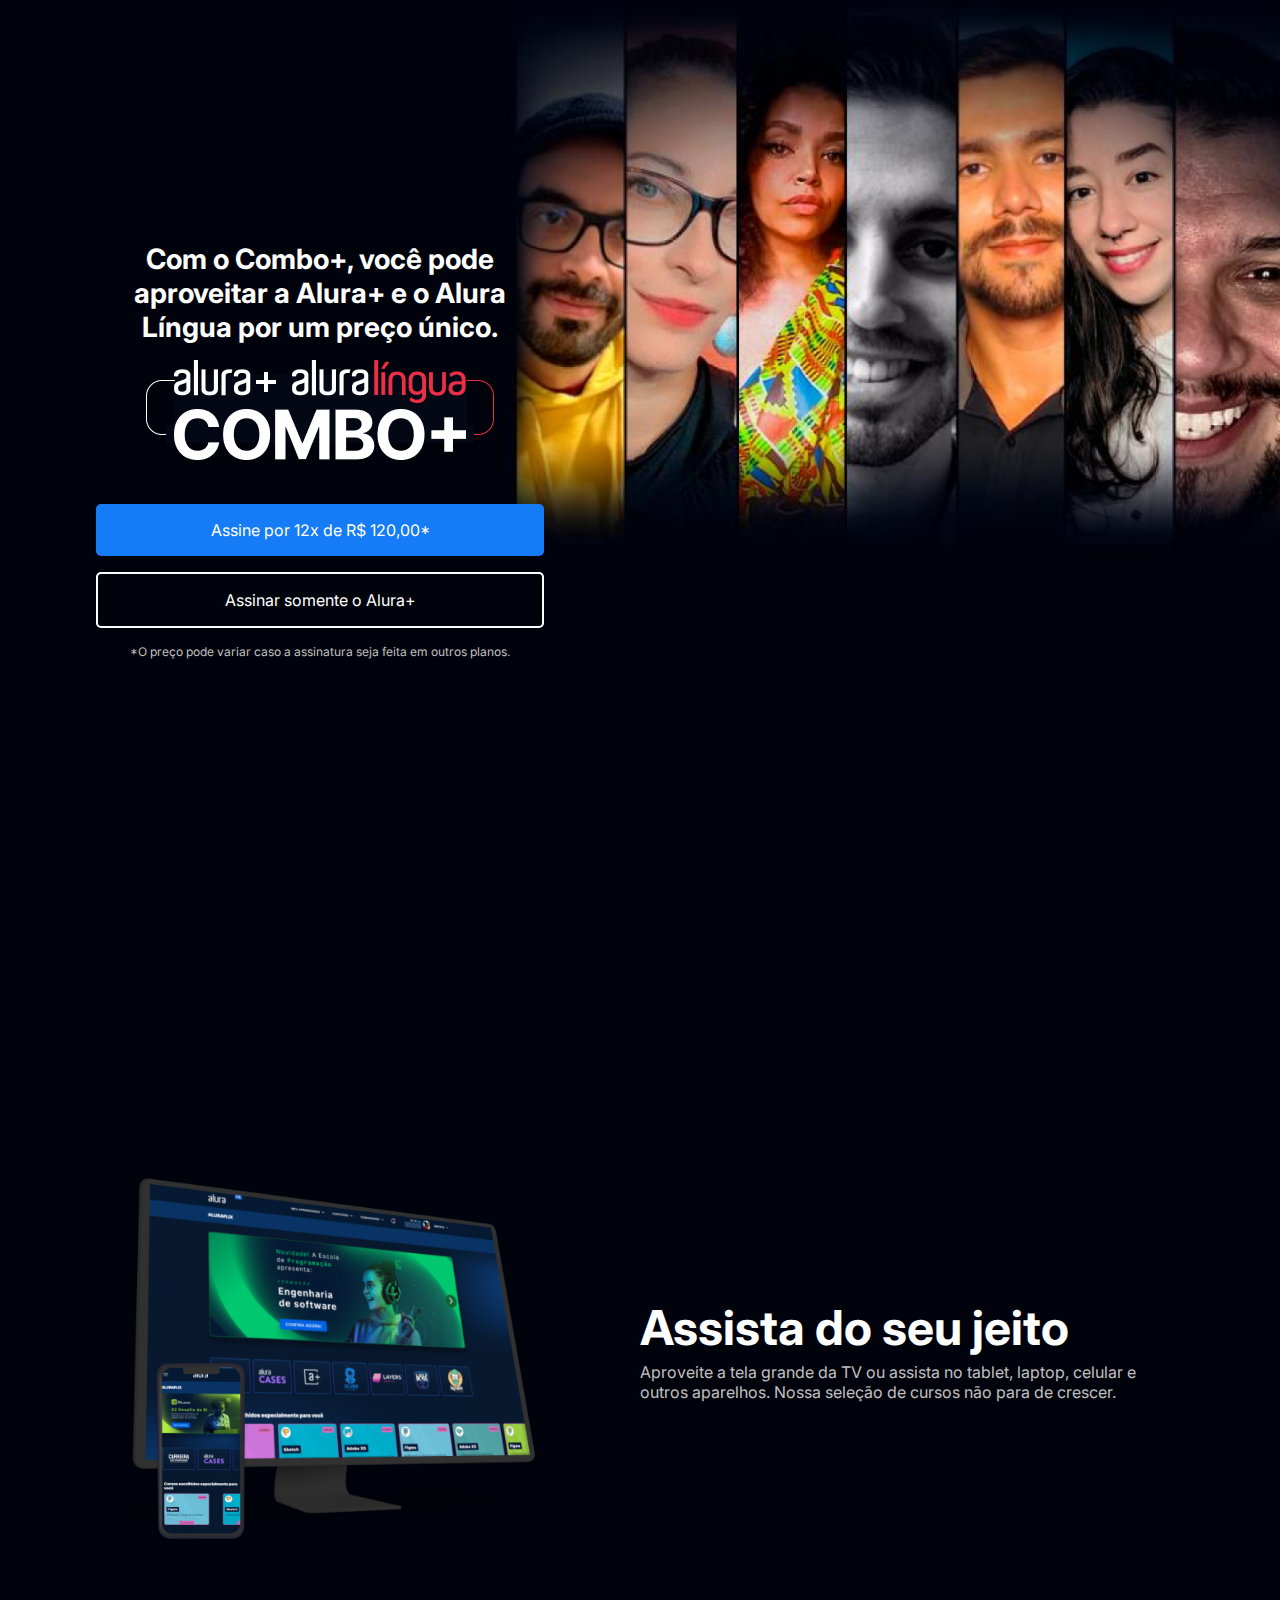
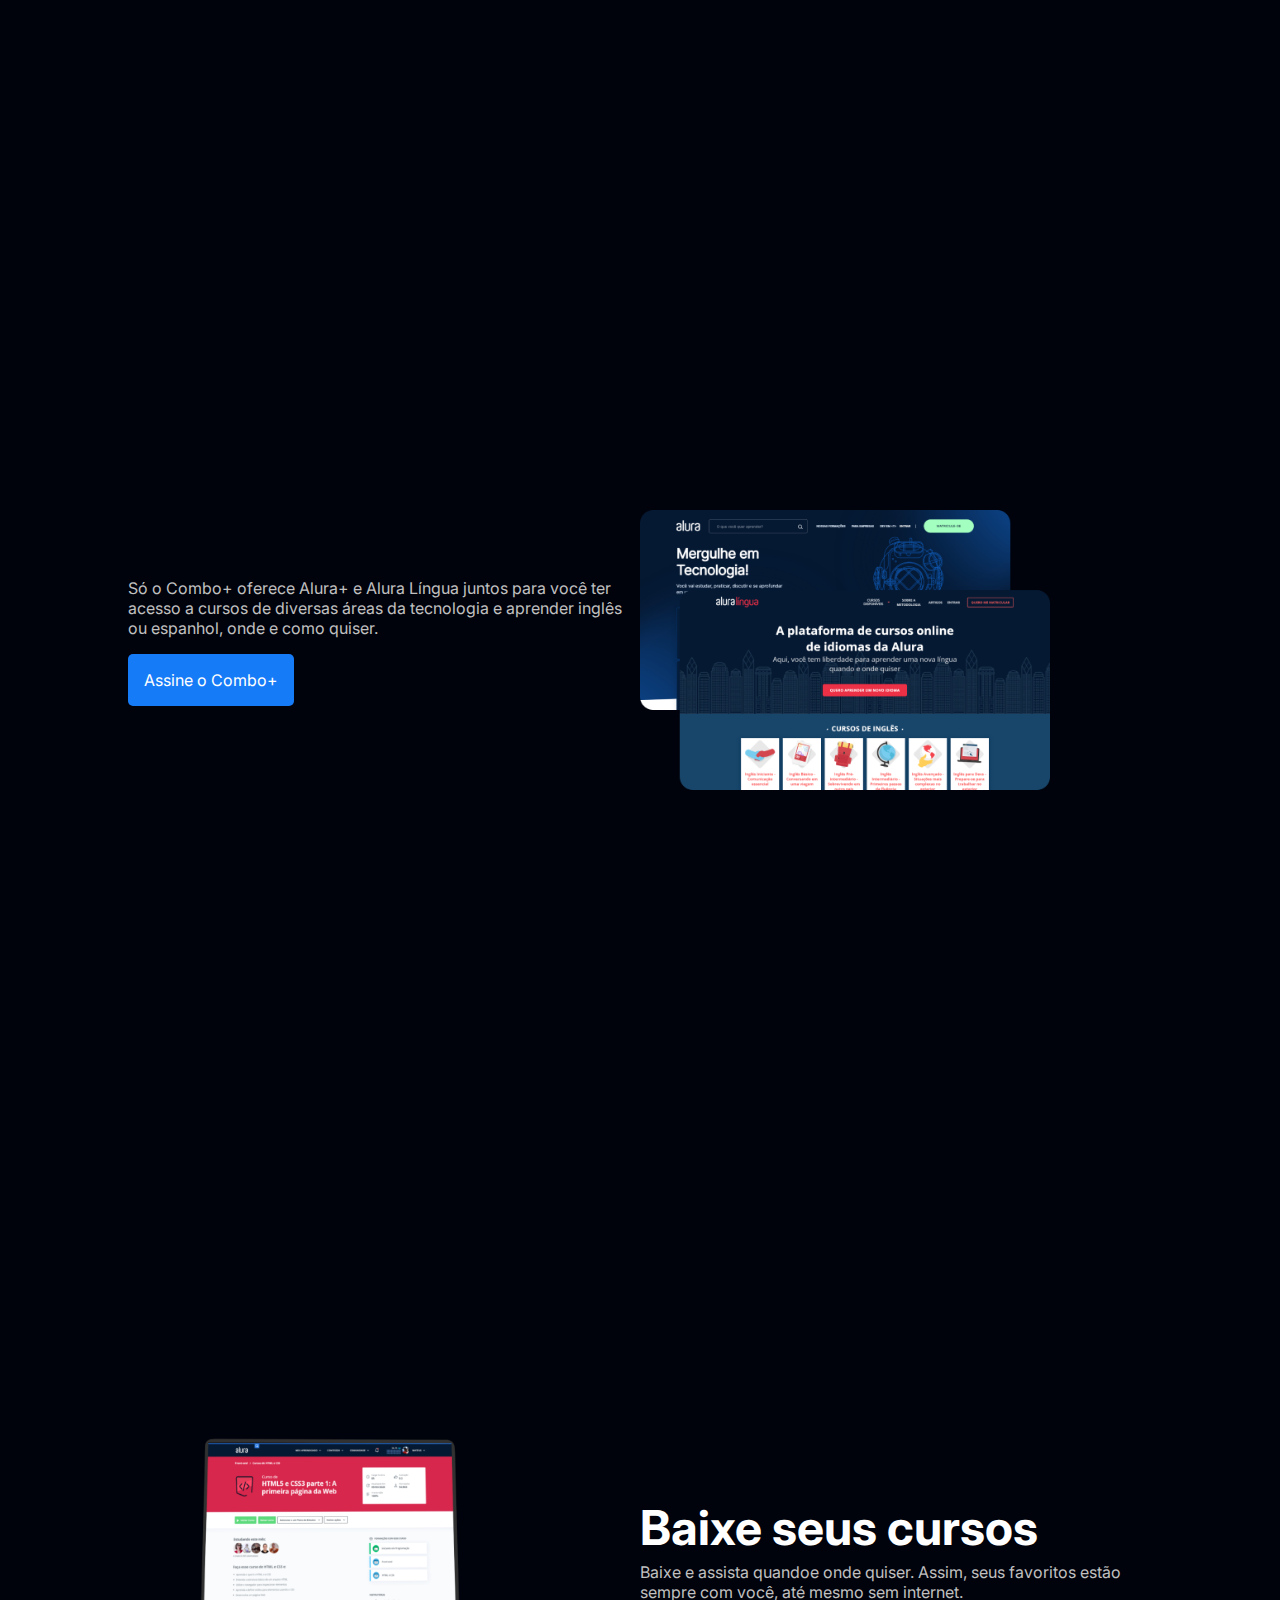
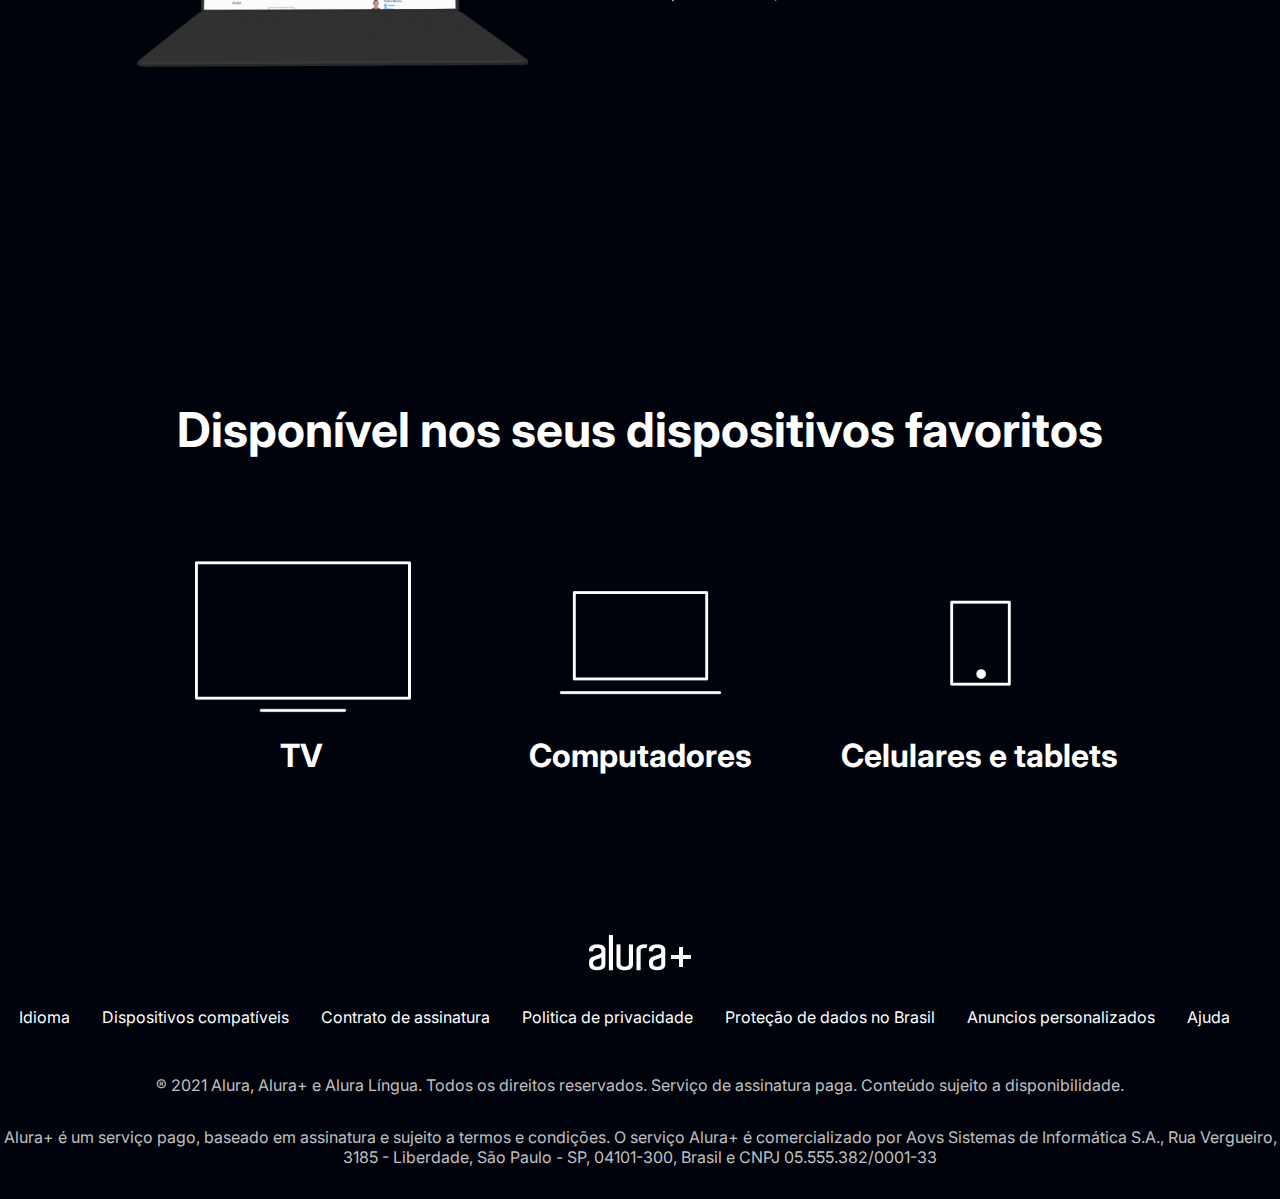
<file: index.html>
<!DOCTYPE html>
<html>
    <head>
        <title>Alura Plus</title>
        <meta charset="utf-8">
        <meta name="viewport" content="width=device-width, initial-scale=1">
        <link rel="stylesheet" href="style.css">
        <link rel="preconnect" href="https://fonts.googleapis.com">
        <link rel="preconnect" href="https://fonts.gstatic.com" crossorigin>
        <link href="https://fonts.googleapis.com/css2?family=Inter:ital,opsz,wght@0,14..32,100..900;1,14..32,100..900&display=swap" rel="stylesheet">
    </head>

    <body>
        <section class="container principal">
        <div class="container__caixa">
            <h1 class="container__titulo">Com o Combo+, você pode aproveitar a Alura+ e o Alura Língua por um preço único.</h1>
            <img src="img/Combo.png"class="container__imagem" alt="O combo plus+ é a junção do alura+ e o alura língua">
            <a href="www.alura.com.br" class="container__botao">Assine por 12x de R$ 120,00*</a>
            <a href="www.alura.com.br" class="container__botao botao_secundario">Assinar somente o Alura+</a>
            <p class="container__aviso">*O preço pode variar caso a assinatura seja feita em outros planos.</p>
        </div>
        </section>

        <section class="container secundario">
            <img src="./img/Plataformas.png" alt="Um monitor e um celular com o alura plus aberto" class="secundario__imagem"/>
            <div class="container__descricao">
                <h2 class="descricao__titulo">Assista do seu jeito</h2>
                <p class="descricao__texto">Aproveite a tela grande da TV ou assista no tablet, laptop, celular e outros aparelhos. Nossa seleção de cursos não para de crescer.</p>
            </div>
        </section>

        <section class="container secundario">
            <div class="container__descricao">
                <p class="descricao__texto">Só o Combo+ oferece Alura+ e Alura Língua juntos para você ter acesso a cursos de diversas áreas da tecnologia e aprender inglês ou espanhol, onde e como quiser.</p>
                <a href="www.alura.com.br" class="container__botao secundario__botao" container>Assine o Combo+</a>
            </div>
            <img src="img/Telas.png" alt="Tela do alura+ e alura língua" class="secundario__imagem">
        </section>

        <section class="container secundario">
            <img src="img/Notebook.png" class="secundario__imagem">
            <div class="container__descricao">
                <p class="descricao__titulo">Baixe seus cursos</p>
                <p class="descricao__texto">Baixe e assista quandoe onde quiser. Assim, seus favoritos estão sempre com você, até mesmo sem internet.</p>
            </div>
        </section>

        <section class="dispositivos">
            <h2 class="dispositivos__titulo">Disponível nos seus dispositivos favoritos</h2>
            <ul class="dispositivos__lista">
                <li>
                    <img src="img/tv.png" alt="Ícone de televisão">
                    <h3 class="lista__item">TV</h3>
                </li>

                <li>
                <img src="img/computador.png" alt="Ícone de computador">
                <h3 class="lista__item">Computadores</h3>
                </li>

                <li>
                    <img src="img/celular.png" alt="celular">
                    <h3 class="lista__item">Celulares e tablets</h3>
                </li>
            </ul>
        </section>

        <footer class="rodape">
            <img src="img/Logo.png" alt="Alura+" class="rodape__logo">
            <ul class="rodape__lista">
                <li class="lista__link">
                    <a href="#">Idioma</a>
                </li>
                <li class="lista__link">
                    <a href="#">Dispositivos compatíveis</a>
                </li>
                <li class="lista__link">
                    <a href="#">Contrato de assinatura</a>
                </li>
                <li class="lista__link">
                    <a href="#">Politica de privacidade</a>
                </li>
                <li class="lista__link">
                    <a href="#">Proteção de dados no Brasil</a>
                </li>
                <li class="lista__link">
                    <a href="#">Anuncios personalizados</a>
                </li>
                <li class="lista__link">
                    <a href="#">Ajuda</a>
                </li>
            </ul>
            <p class="rodape__texto">® 2021 Alura, Alura+ e Alura Língua. Todos os direitos reservados. Serviço de assinatura paga. Conteúdo sujeito a disponibilidade.</p>
            <p class="rodape__texto">Alura+ é um serviço pago, baseado em assinatura e sujeito a termos e condições. O serviço Alura+ é comercializado por Aovs Sistemas de Informática S.A., Rua Vergueiro, 3185 - Liberdade, São Paulo - SP, 04101-300, Brasil e CNPJ 05.555.382/0001-33</p>
        </footer>
    </body>
</html>
</file>
<file: style.css>
:root {
    --branco-principal: #FFFFFF;
    --cinza-secundario: #C0C0C0;
    --botao-azul: #167BF7;
    --botao-azul-efeito:#3c92fa;
    --cor-de-fundo: #00030C;
    --fonte-principal: 'Inter';
}

body {
    background-color: var(--cor-de-fundo);
    color: var(--branco-principal);
    font-family: var(--fonte-principal);
    font-size: 16px;
    font-weight: 400;
}
*{
    margin: 0;
    padding: 0;
}
.principal{
    background-image: url("img/Background.png");
    background-repeat: no-repeat;
    background-size: contain;
    align-items: center;
    text-align: center;
}
.container{
    height: 100vh;
    display: grid;
    grid-template-columns: 50% 50%;

}
.container__botao {
    background-color: var(--botao-azul);
    border-radius: 5px;
    padding: 1em;
    color: var(--branco-principal);
    display: block;
    text-decoration: none;
    margin-bottom: 1em;
}
.container__botao:hover {
    background-color: var(--botao-azul-efeito);
    color: var(--cor-de-fundo);
}
.botao_secundario{
    background-color: transparent;
    border: 2px solid var(--branco-principal);
}
.container__aviso{
    font-size: 12px;
    color: var(--cinza-secundario);
}
.container__titulo{
    font-size: 28px;
    color: var(--branco-principal);
    font-weight: 700;
}
.container__imagem{
    margin: 1em 0em 2em 0em;
}
.container__caixa{
    margin: 0em 6em;
}
.secundario__imagem{
    width: 80%;
}
.secundario{
    align-items: center;
    margin: 0 8em;
}
.descricao__titulo{
    font-weight: 700;
    font-size: 48px;
    color: var(--branco-principal);
    margin-bottom: 0.1em;
}
.descricao__texto{
    color: var(--cinza-secundario);
}
.secundario__botao{
    display: inline-block;
    margin-top: 1em;
}
.dispositivos__lista{
     display: flex; /*deixa os componentes alinhados em linha */
     list-style-type: none;
     justify-content: center; /* centraliza os itens da lista */
     margin: 5em 0;
}
.dispositivos{
    text-align: center; /* centraliza o título */
    
}
.dispositivos__titulo{
    font-size: 48px;
    color: var(--branco-principal);
}
.lista__item{
    font-size: 32px;
    color: var(--branco-principal);
}
.rodape{
    text-align: center;
}
.rodape__logo{
    margin-top: 5em;
}

.rodape__lista{
    display: flex;
    justify-content: center;
    list-style-type: none;
    margin: 2em 0;
}
.lista__link{
    
    text-decoration: none;
    margin-right: 2em;
    margin-bottom: 1em;
}
.lista__link a{
    text-decoration: none;
    color: var(--branco-principal);
}
.lista__link a:hover {
    color: var(--botao-azul);
}
.lista__link a:active {
    color: purple;
}
.rodape__texto{
    color: var(--cinza-secundario);
    margin: 1em 0 5em 0;
    margin-bottom: 2em;
}

@media screen and (max-width: 768px) {
    .container{
        display: block;
        background-image: none;
    }
    .container__imagem{
         width: 50vw; /*ocupa 50% da pagina */
    }
    .container__caixa{
        margin: 2em 2em;
    }
    .secundario{
        margin: 0;
        text-align: center;
    }
    .secundario__imagem{
        width: 80vw;
    }
    .dispositivos__lista{
        display: block;
    }
    .rodape__lista{
        display: block;
    }
    .descricao__titulo{
        font-size: 30px;
    }
    .dispositivos__titulo{
        font-size: 30px;
    }
    .lista__item{
        font-size: 20px;
    }
    .rodape__texto{
        margin: 2em 2em;
    }
    .descricao__texto{
        margin: 1em 1em;
    }
    .secundario__botao{
        margin-bottom: 25px;
    }

    
}
</file>
